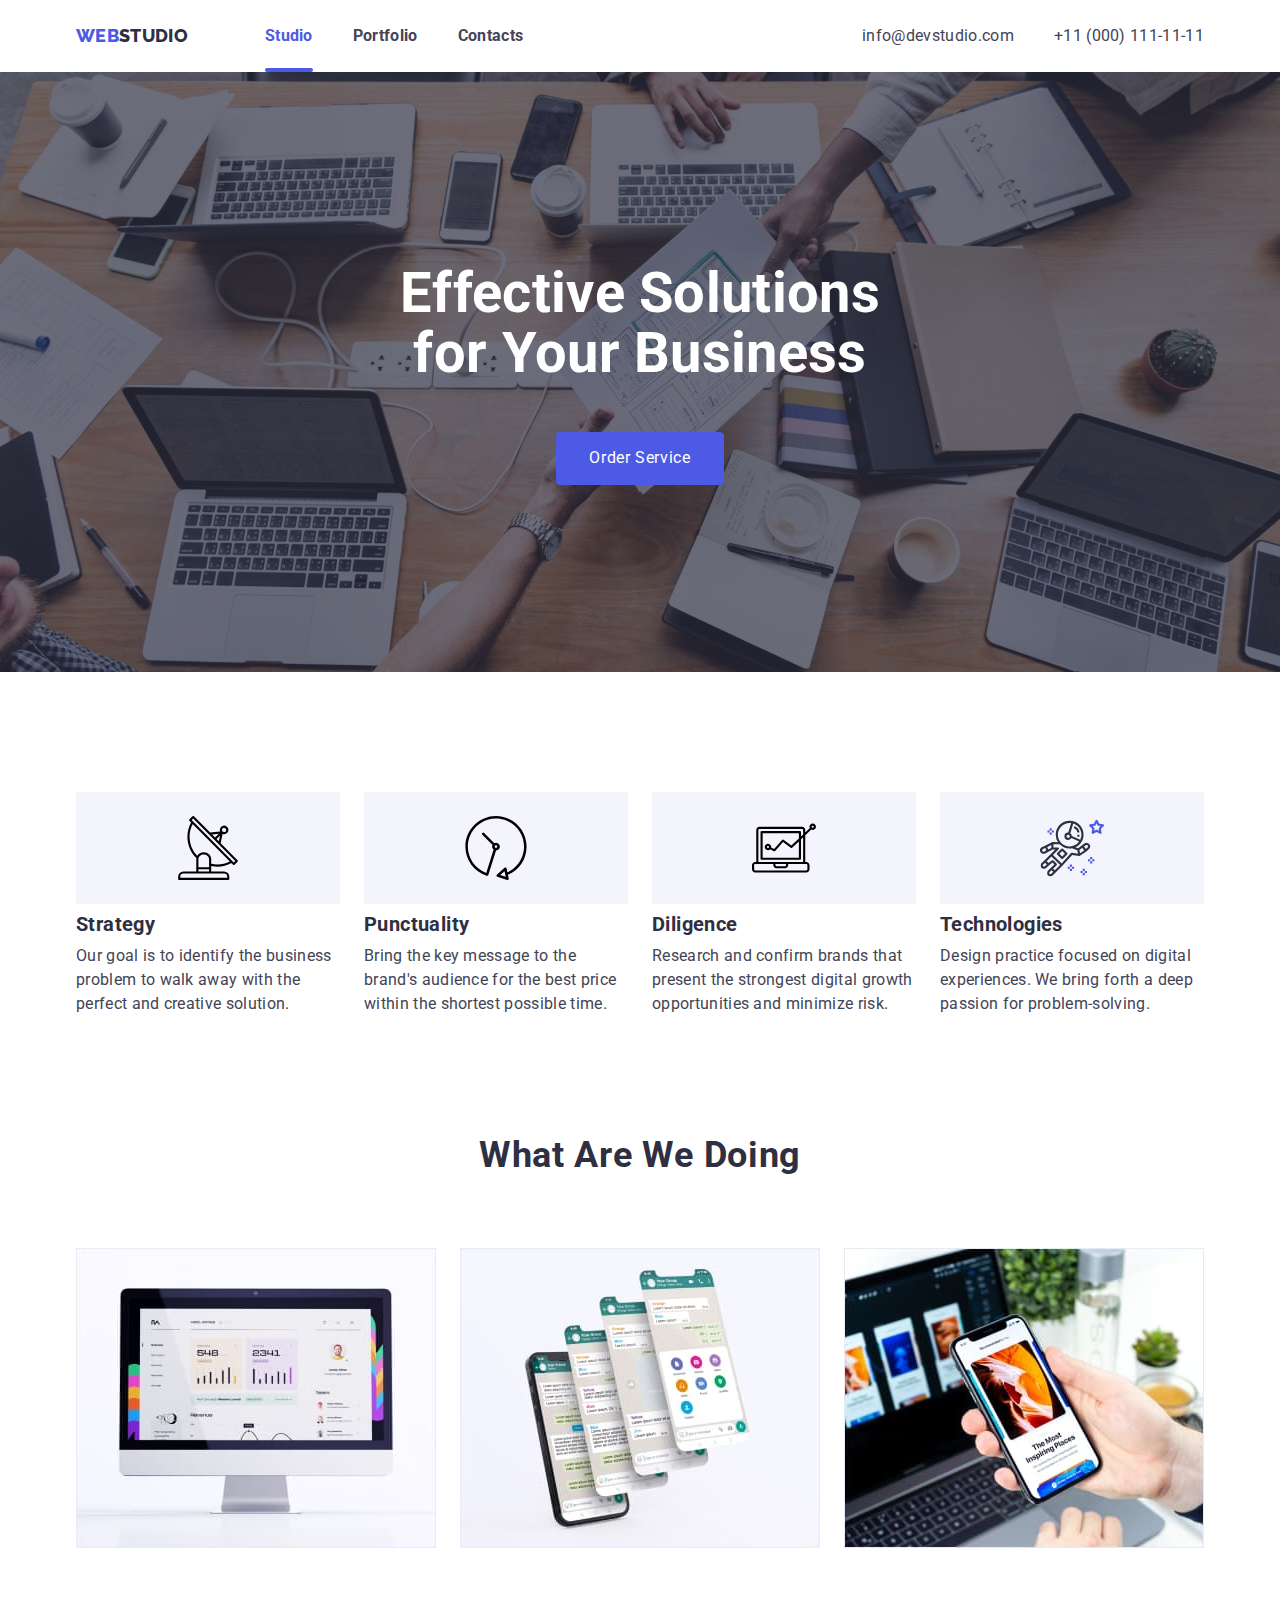
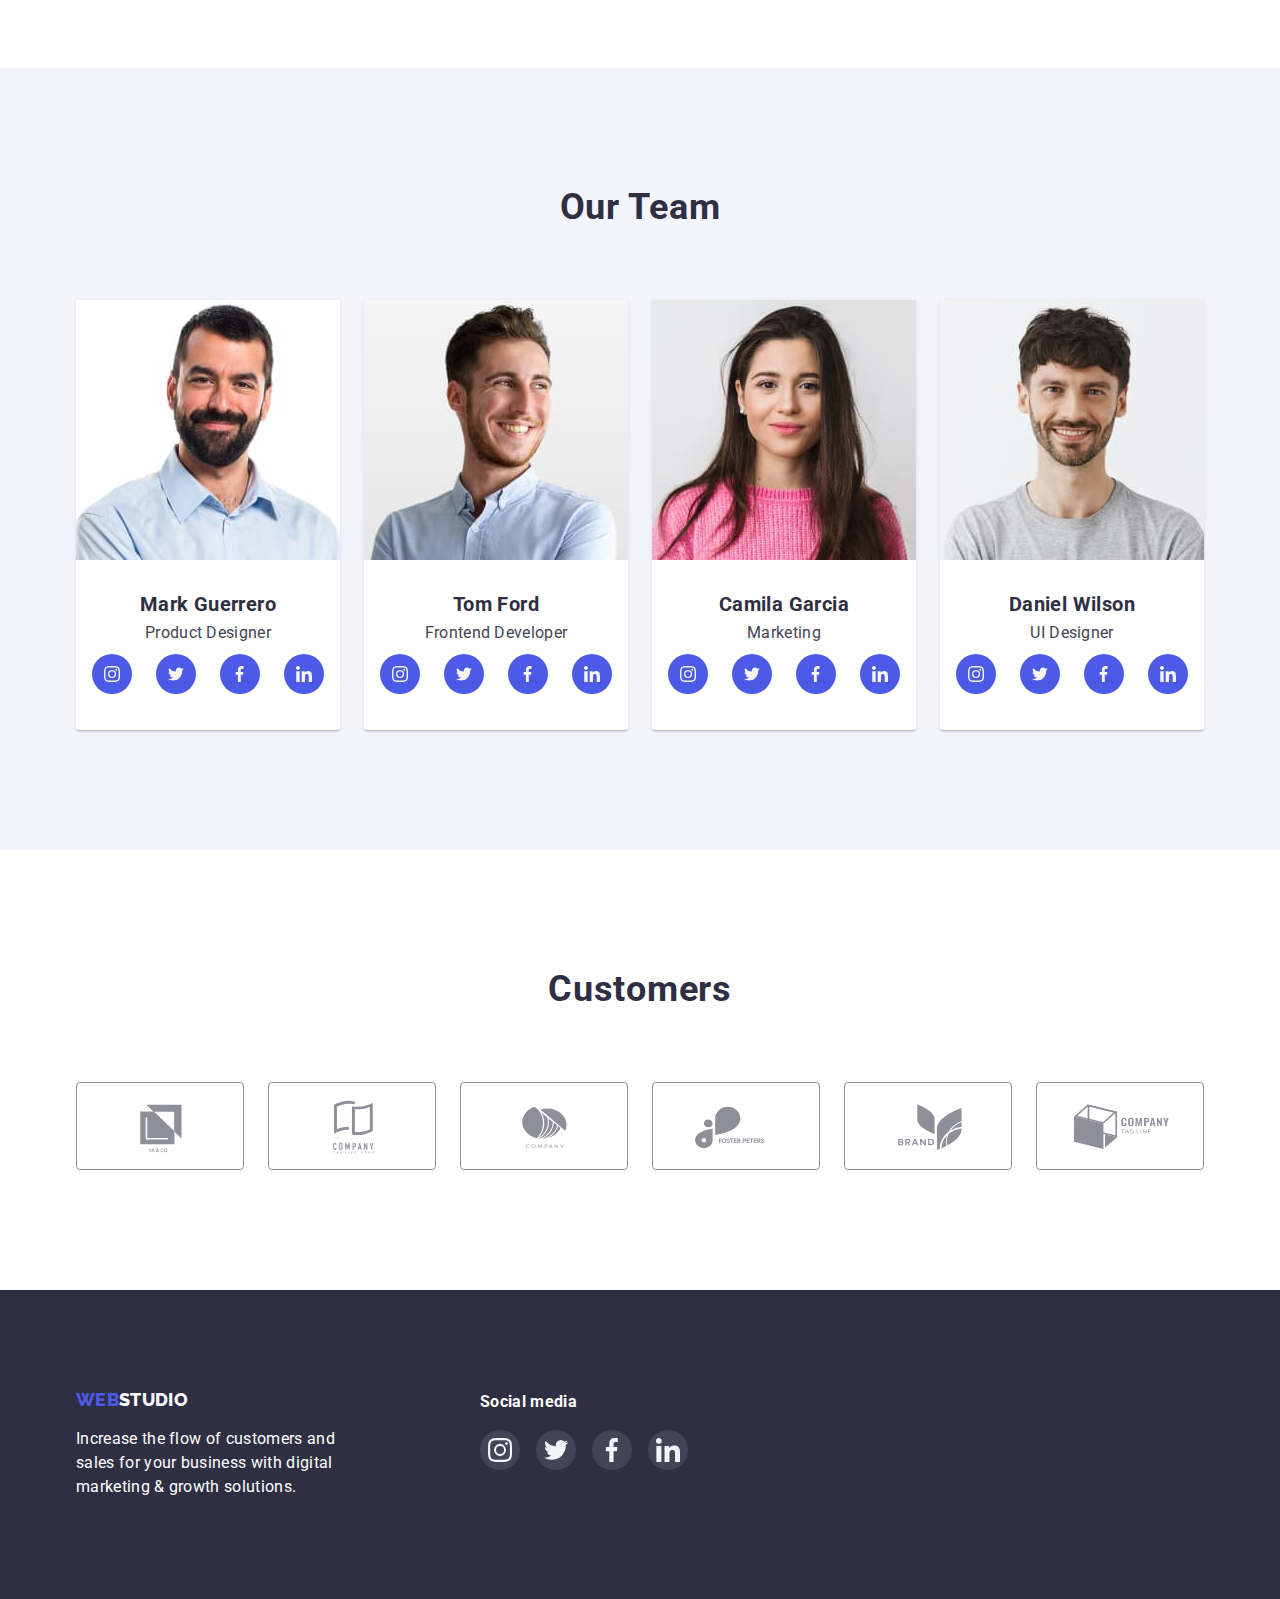
<file: index.html>
<!DOCTYPE html>
<html lang="en">

<head>
    <meta charset="UTF-8">
    <meta http-equiv="X-UA-Compatible" content="IE=edge">
    <meta name="viewport" content="width=device-width, initial-scale=1.0">
    <link href="https://fonts.googleapis.com/css2?family=Raleway:wght@800&family=Roboto:wght@400;500;700;900&display=swap" rel="stylesheet">
    <link rel="stylesheet" href="https://cdnjs.cloudflare.com/ajax/libs/modern-normalize/1.1.0/modern-normalize.min.css" />
    <link rel="stylesheet" href="./CSS/styles.css">
    <title>WEBSTUDIO</title>
</head>

<body>

    <header>
        <div class="menu-container container">
            <nav class="menu-navigation">
                <a href="#" class="menu-logo"><span>Web</span>Studio</a>
                <ul class="menu-items">
                    <li class="menu-list"><a href="#" class="menu-item active">Studio</a></li>
                    <li class="menu-list"><a href="./portfolio.html" class="menu-item">Portfolio</a></li>
                    <li class="menu-list"><a href="#" class="menu-item">Contacts</a></li>
                </ul>
            </nav>
            <ul class="menu-contacts">
                <li class="menu-list"><a href="mailto:info@devstudio.com" class="menu-email">info@devstudio.com</a>
                </li>
                <li class="menu-list"><a href="tel:+110001111111" class="menu-tel">+11 (000) 111-11-11</a></li>
            </ul>
        </div>
    </header>

    <main>
        <section class="hero-section">
            <div class="hero-container container">
                <h1 class="hero-title">Effective Solutions for Your Business</h1>
                <button data-modal-open type="button" class="hero-button">Order Service</button>
            </div>
        </section>
        <section class="list-section section">
            <div class="list-container container">
                <ul class="list-items">
                    <li class="list-item">
                        <div class="list-icons">
                            <svg class="list-icon">
                                <use href="./images/spriteicons.svg#icon-radar"></use>
                            </svg>
                        </div>
                        <h3 class="list-title">Strategy</h3>
                        <p class="list-text">Our goal is to identify the business
                            problem to walk away with the perfect and creative solution.
                        </p>
                    </li>
                    <li class="list-item">
                        <div class="list-icons">
                            <svg class="list-icon">
                                <use href="./images/spriteicons.svg#icon-clock"></use>
                            </svg>
                        </div>
                        <h3 class="list-title">Punctuality</h3>
                        <p class="list-text">Bring the key message to the brand's audience for the best
                            price within the shortest possible time.
                        </p>
                    </li>
                    <li class="list-item">
                        <div class="list-icons">
                            <svg class="list-icon">
                                <use href="./images/spriteicons.svg#icon-pc"></use>
                            </svg>
                        </div>
                        <h3 class="list-title">Diligence</h3>
                        <p class="list-text">Research and confirm brands that present the strongest
                            digital growth opportunities and minimize risk.
                        </p>
                    </li>
                    <li class="list-item">
                        <div class="list-icons">
                            <svg class="list-icon">
                                <use href="./images/spriteicons.svg#icon-astronaut"></use>
                            </svg>
                        </div>
                        <h3 class="list-title">Technologies</h3>
                        <p class="list-text">Design practice focused on digital experiences. We bring
                            forth a deep passion for problem-solving.
                        </p>
                    </li>
                </ul>
            </div>
        </section>
        <section class="doing-section section">
            <div class="doing-container container">
                <h2 class="doing-title">What are we doing</h2>
                <ul class="doing-items">
                    <li class="doing-item">
                        <img src="./images/devices/pc.jpg" width="360" alt="monitor">
                    </li>
                    <li class="doing-item">
                        <img src="./images/devices/phone1.jpg" width="360" alt="phone">
                    </li>
                    <li class="doing-item">
                        <img src="./images/devices/phone2.jpg" width="360" alt="phone in hand">
                    </li>
                </ul>
            </div>
        </section>
        <section class="team-section section">
            <div class="team-container container">
                <h2 class="team-title">Our Team</h2>
                <ul class="team-items">
                    <li class="team-item">
                        <img src="./images/team/mark.jpg" width="264" alt="mark">
                        <h3 class="team-name">Mark Guerrero</h3>
                        <p class="team-position">Product Designer</p>
                        <ul class="team-social">
                            <li><a href="#" class="team-icons">
                                    <svg class="team-icon">
                                        <use href="./images/spriteicons.svg#icon-instagramsmall"></use>
                                    </svg>
                                </a>
                            </li>
                            <li><a href="#" class="team-icons">
                                    <svg class="team-icon">
                                        <use href="./images/spriteicons.svg#icon-twitsmall"></use>
                                    </svg>
                                </a>
                            </li>
                            <li><a href="#" class="team-icons">
                                    <svg class="team-icon">
                                        <use href="./images/spriteicons.svg#icon-fbsmall"></use>
                                    </svg>
                                </a>
                            </li>
                            <li><a href="#" class="team-icons">
                                    <svg class="team-icon">
                                        <use href="./images/spriteicons.svg#icon-linkedinsmall"></use>
                                    </svg>
                                </a>
                            </li>
                        </ul>
                    </li>
                    <li class="team-item">
                        <img src="./images/team/tom.jpg" width="264" alt="tom">
                        <h3 class="team-name">Tom Ford</h3>
                        <p class="team-position">Frontend Developer</p>
                        <ul class="team-social">
                            <li><a href="#" class="team-icons">
                                    <svg class="team-icon">
                                        <use href="./images/spriteicons.svg#icon-instagramsmall"></use>
                                    </svg>
                                </a>
                            </li>
                            <li><a href="#" class="team-icons">
                                    <svg class="team-icon">
                                        <use href="./images/spriteicons.svg#icon-twitsmall"></use>
                                    </svg>
                                </a>
                            </li>
                            <li><a href="#" class="team-icons">
                                    <svg class="team-icon">
                                        <use href="./images/spriteicons.svg#icon-fbsmall"></use>
                                    </svg>
                                </a>
                            </li>
                            <li><a href="#" class="team-icons">
                                    <svg class="team-icon">
                                        <use href="./images/spriteicons.svg#icon-linkedinsmall"></use>
                                    </svg>
                                </a>
                            </li>
                        </ul>
                    </li>
                    <li class="team-item">
                        <img src="./images/team/camila.jpg" width="264" alt="camila">
                        <h3 class="team-name">Camila Garcia</h3>
                        <p class="team-position">Marketing</p>
                        <ul class="team-social">
                            <li><a href="#" class="team-icons">
                                    <svg class="team-icon">
                                        <use href="./images/spriteicons.svg#icon-instagramsmall"></use>
                                    </svg>
                                </a>
                            </li>
                            <li><a href="#" class="team-icons">
                                    <svg class="team-icon">
                                        <use href="./images/spriteicons.svg#icon-twitsmall"></use>
                                    </svg>
                                </a>
                            </li>
                            <li><a href="#" class="team-icons">
                                    <svg class="team-icon">
                                        <use href="./images/spriteicons.svg#icon-fbsmall"></use>
                                    </svg>
                                </a>
                            </li>
                            <li><a href="#" class="team-icons">
                                    <svg class="team-icon">
                                        <use href="./images/spriteicons.svg#icon-linkedinsmall"></use>
                                    </svg>
                                </a>
                            </li>
                        </ul>
                    </li>
                    <li class="team-item">
                        <img src="./images/team/daniel.jpg" width="264" alt="daniel">
                        <h3 class="team-name">Daniel Wilson</h3>
                        <p class="team-position">UI Designer</p>
                        <ul class="team-social">
                            <li><a href="#" class="team-icons">
                                    <svg class="team-icon">
                                        <use href="./images/spriteicons.svg#icon-instagramsmall"></use>
                                    </svg>
                                </a>
                            </li>
                            <li><a href="#" class="team-icons">
                                    <svg class="team-icon">
                                        <use href="./images/spriteicons.svg#icon-twitsmall"></use>
                                    </svg>
                                </a>
                            </li>
                            <li><a href="#" class="team-icons">
                                    <svg class="team-icon">
                                        <use href="./images/spriteicons.svg#icon-fbsmall"></use>
                                    </svg>
                                </a>
                            </li>
                            <li><a href="#" class="team-icons">
                                    <svg class="team-icon">
                                        <use href="./images/spriteicons.svg#icon-linkedinsmall"></use>
                                    </svg>
                                </a>
                            </li>
                        </ul>
                    </li>
                </ul>
            </div>
        </section>
        <section class="customers-section section">
            <div class="customers-container container">
                <h2 class="customers-title">Customers</h2>
                <ul class="customers-partner">
                    <li class="customers-list"><a href="#" class="customers-icons">
                            <svg class="customers-icon">
                                <use href="./images/spriteicons.svg#icon-yaco"></use>
                            </svg>
                        </a>
                    </li>
                    <li class="customers-list"><a href="#" class="customers-icons">
                            <svg class="customers-icon">
                                <use href="./images/spriteicons.svg#icon-companybook"></use>
                            </svg>
                        </a>
                    </li>
                    <li class="customers-list"><a href="#" class="customers-icons">
                            <svg class="customers-icon">
                                <use href="./images/spriteicons.svg#icon-company"></use>
                            </svg>
                        </a>
                    </li>
                    <li class="customers-list"><a href="#" class="customers-icons">
                            <svg class="customers-icon">
                                <use href="./images/spriteicons.svg#icon-foster"></use>
                            </svg>
                        </a>
                    </li>
                    <li class="customers-list"><a href="#" class="customers-icons">
                            <svg class="customers-icon">
                                <use href="./images/spriteicons.svg#icon-brand"></use>
                            </svg>
                        </a>
                    </li>
                    <li class="customers-list"><a href="#" class="customers-icons">
                            <svg class="customers-icon">
                                <use href="./images/spriteicons.svg#icon-tagline"></use>
                            </svg>
                        </a>
                    </li>
                </ul>
            </div>
        </section>
    </main>

    <footer class="footer-section">
        <div class="footer-container container">
            <div class="footer-recommendation">
                <a href="#" class="footer-logo"><span>Web</span>Studio</a>
                <p class="footer-text">Increase the flow of customers and sales for your business with
                    digital marketing & growth solutions.
                </p>
            </div>
            <div class="footer-social">
                <h2 class="footer-title">Social media</h2>
                <ul class="footer-media">
                    <li class="footer-list"><a href="#" class="footer-icons">
                            <svg class="footer-icon">
                                <use href="./images/spriteicons.svg#icon-instagramsmall"></use>
                            </svg>
                        </a>
                    </li>
                    <li class="footer-list"><a href="#" class="footer-icons">
                            <svg class="footer-icon">
                                <use href="./images/spriteicons.svg#icon-twitwhite"></use>
                            </svg>
                        </a>
                    </li>
                    <li class="footer-list"><a href="#" class="footer-icons">
                            <svg class="footer-icon">
                                <use href="./images/spriteicons.svg#icon-fbwhite"></use>
                            </svg>
                        </a>
                    </li>
                    <li class="footer-list"><a href="#" class="footer-icons">
                            <svg class="footer-icon">
                                <use href="./images/spriteicons.svg#icon-linkedinsmall"></use>
                            </svg>
                        </a>
                    </li>
                </ul>
            </div>
    </footer>

    <div data-modal class="backdrop is-hidden">
        <div class="modal">
            <button data-modal-close type="button" class="modal-button">
                <svg class="modal-icon">
                    <use href="./images/spriteicons.svg#icon-close-black"></use>
                </svg>
            </button>
        </div>
    </div>

    <script src="./modal.js"></script>
</body>

</html>
</file>
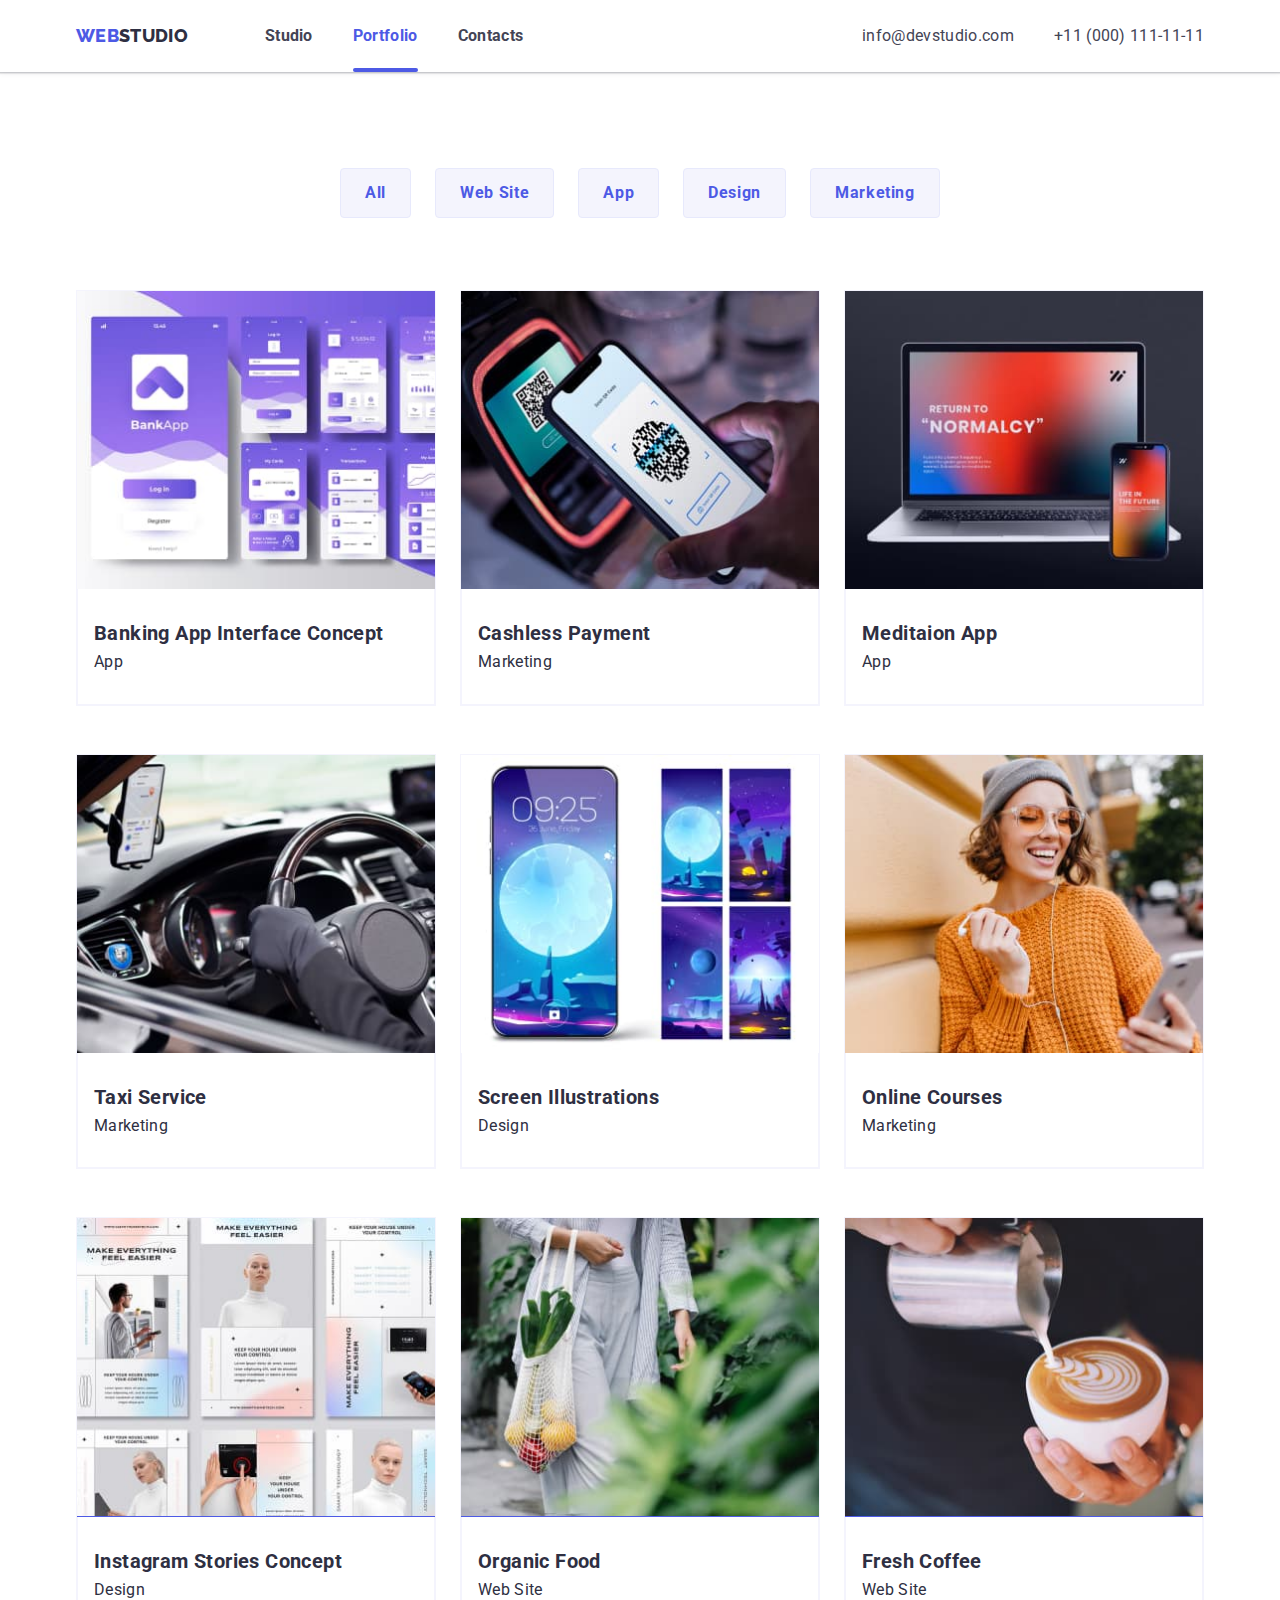
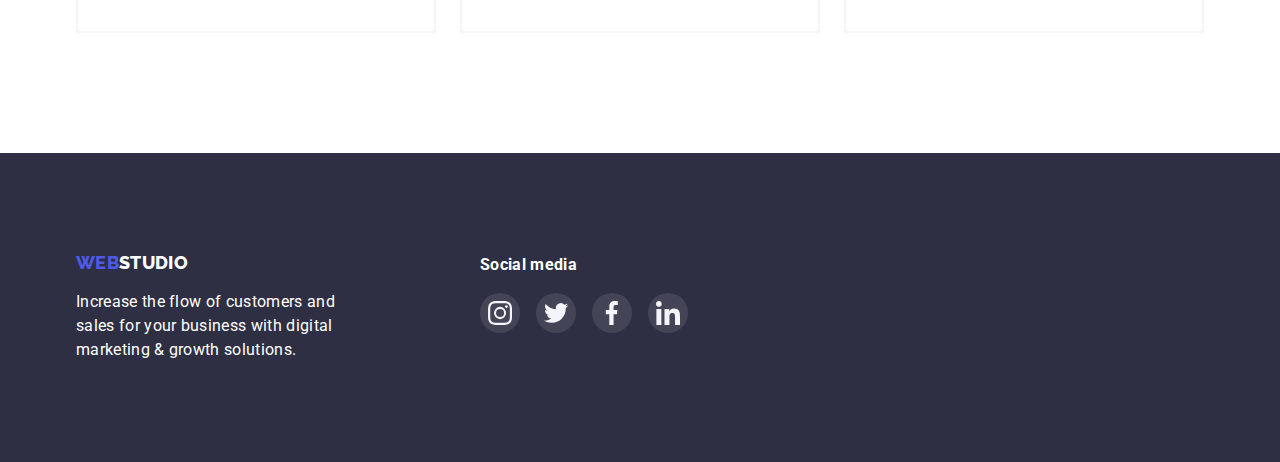
<file: portfolio.html>
<!DOCTYPE html>
<html lang="en">

<head>
    <meta charset="UTF-8">
    <meta http-equiv="X-UA-Compatible" content="IE=edge">
    <meta name="viewport" content="width=device-width, initial-scale=1.0">
    <link
        href="https://fonts.googleapis.com/css2?family=Raleway:wght@800&family=Roboto:wght@400;500;700;900&display=swap"
        rel="stylesheet">
    <link rel="stylesheet"
        href="https://cdnjs.cloudflare.com/ajax/libs/modern-normalize/1.1.0/modern-normalize.min.css" />
    <link rel="stylesheet" href="./CSS/styles.css">
    <title>WEBSTUDIO</title>
</head>

<body>

    <header class="menu-shadow">
        <div class="menu-container container">
            <nav class="menu-navigation">
                <a href="#" class="menu-logo"><span>Web</span>Studio</a>
                <ul class="menu-items">
                    <li class="menu-list"><a href="./index.html" class="menu-item">Studio</a></li>
                    <li class="menu-list"><a href="#" class="menu-item active">Portfolio</a></li>
                    <li class="menu-list"><a href="#" class="menu-item">Contacts</a></li>
                </ul>
            </nav>
            <ul class="menu-contacts">
                <li class="menu-list"><a href="mailto:info@devstudio.com" class="menu-email">info@devstudio.com</a>
                </li>
                <li class="menu-list"><a href="tel:+110001111111" class="menu-tel">+11 (000) 111-11-11</a></li>
            </ul>
        </div>
    </header>

    <main>
        <section class="portfolio-section">
            <div class="portfolio-container container">
                <ul class="portfolio-buttons">
                    <li class="portfolio-list"><button type="button" class="portfolio-button">All</button></li>
                    <li class="portfolio-list"><button type="button" class="portfolio-button">Web Site</button></li>
                    <li class="portfolio-list"><button type="button" class="portfolio-button">App</button></li>
                    <li class="portfolio-list"><button type="button" class="portfolio-button">Design</button></li>
                    <li class="portfolio-list"><button type="button" class="portfolio-button">Marketing</button></li>
                </ul>
                <ul class="portfolio-cards">
                    <li class="portfolio-card">
                        <div class="portfolio-overlay">
                            <img src="./images/portfolio/app.jpg" width="360" alt="mobile app">
                            <div class="overlay">
                                <p class="overlay-text">14 Stylish and User-Friendly App Design Concepts · Task Manager
                                    App · Calorie Tracker App · Exotic Fruit Ecommerce App · Cloud Storage App
                                </p>
                            </div>
                        </div>
                        <div class="portfolio-title">
                            <h2 class="portfolio-subtitle">Banking App Interface Concept</h2>
                            <p class="portfolio-text">App</p>
                        </div>
                    </li>
                    <li class="portfolio-card">
                        <div class="portfolio-overlay">
                            <img src="./images/portfolio/phone.jpg" width="360" alt="phone with  QR">
                            <div class="overlay">
                                <p class="overlay-text">14 Stylish and User-Friendly App Design Concepts · Task Manager
                                    App · Calorie Tracker App · Exotic Fruit Ecommerce App · Cloud Storage App
                                </p>
                            </div>
                        </div>
                        <div class="portfolio-title">
                            <h2 class="portfolio-subtitle">Cashless Payment</h2>
                            <p class="portfolio-text">Marketing</p>
                        </div>
                    </li>
                    <li class="portfolio-card">
                        <div class="portfolio-overlay">
                            <img src="./images/portfolio/note.jpg" width="360" alt="notebook and phone">
                            <div class="overlay">
                                <p class="overlay-text">14 Stylish and User-Friendly App Design Concepts · Task Manager
                                    App · Calorie Tracker App · Exotic Fruit Ecommerce App · Cloud Storage App
                                </p>
                            </div>
                        </div>
                        <div class="portfolio-title">
                            <h2 class="portfolio-subtitle">Meditaion App</h2>
                            <p class="portfolio-text">App</p>
                        </div>
                    </li>
                    <li class="portfolio-card">
                        <div class="portfolio-overlay">
                            <img src="./images/portfolio/taxi.jpg" width="360" alt="hands on the wheel">
                            <div class="overlay">
                                <p class="overlay-text">14 Stylish and User-Friendly App Design Concepts · Task Manager
                                    App · Calorie Tracker App · Exotic Fruit Ecommerce App · Cloud Storage App
                                </p>
                            </div>
                        </div>
                        <div class="portfolio-title">
                            <h2 class="portfolio-subtitle">Taxi Service</h2>
                            <p class="portfolio-text">Marketing</p>
                        </div>
                    </li>
                    <li class="portfolio-card">
                        <div class="portfolio-overlay">
                            <img src="./images/portfolio/theme.jpg" width="360" alt="blue theme">
                            <div class="overlay">
                                <p class="overlay-text">14 Stylish and User-Friendly App Design Concepts · Task Manager
                                    App · Calorie Tracker App · Exotic Fruit Ecommerce App · Cloud Storage App
                                </p>
                            </div>
                        </div>
                        <div class="portfolio-title">
                            <h2 class="portfolio-subtitle">Screen Illustrations</h2>
                            <p class="portfolio-text">Design</p>
                        </div>
                    </li>
                    <li class="portfolio-card">
                        <div class="portfolio-overlay">
                            <img src="./images/portfolio/girl.jpg" width="360" alt="girl in yellow">
                            <div class="overlay">
                                <p class="overlay-text">14 Stylish and User-Friendly App Design Concepts · Task Manager
                                    App · Calorie Tracker App · Exotic Fruit Ecommerce App · Cloud Storage App
                                </p>
                            </div>
                        </div>
                        <div class="portfolio-title">
                            <h2 class="portfolio-subtitle">Online Courses</h2>
                            <p class="portfolio-text">Marketing</p>
                        </div>
                    </li>
                    <li class="portfolio-card">
                        <div class="portfolio-overlay">
                            <img src="./images/portfolio/card.jpg" width="360" alt="instagram stories">
                            <div class="overlay">
                                <p class="overlay-text">14 Stylish and User-Friendly App Design Concepts · Task Manager
                                    App · Calorie Tracker App · Exotic Fruit Ecommerce App · Cloud Storage App
                                </p>
                            </div>
                        </div>
                        <div class="portfolio-title">
                            <h2 class="portfolio-subtitle">Instagram Stories Concept</h2>
                            <p class="portfolio-text">Design</p>
                        </div>
                    </li>
                    <li class="portfolio-card">
                        <div class="portfolio-overlay">
                            <img src="./images/portfolio/food.jpg" width="360" alt="food on bag">
                            <div class="overlay">
                                <p class="overlay-text">14 Stylish and User-Friendly App Design Concepts · Task Manager
                                    App · Calorie Tracker App · Exotic Fruit Ecommerce App · Cloud Storage App
                                </p>
                            </div>
                        </div>
                        <div class="portfolio-title">
                            <h2 class="portfolio-subtitle">Organic Food</h2>
                            <p class="portfolio-text">Web Site</p>
                        </div>
                    </li>
                    <li class="portfolio-card">
                        <div class="portfolio-overlay">
                            <img src="./images/portfolio/coffe.jpg" width="360" alt="make coffee">
                            <div class="overlay">
                                <p class="overlay-text">14 Stylish and User-Friendly App Design Concepts · Task Manager
                                    App · Calorie Tracker App · Exotic Fruit Ecommerce App · Cloud Storage App
                                </p>
                            </div>
                        </div>
                        <div class="portfolio-title">
                            <h2 class="portfolio-subtitle">Fresh Coffee</h2>
                            <p class="portfolio-text">Web Site</p>
                        </div>
                    </li>
                </ul>
            </div>
        </section>
    </main>

    <footer class="footer-section">
        <div class="footer-container container">
            <div class="footer-recommendation">
                <a href="#" class="footer-logo"><span>Web</span>Studio</a>
                <p class="footer-text">Increase the flow of customers and sales for your business with
                    digital marketing & growth solutions.
                </p>
            </div>
            <div class="footer-social">
                <h2 class="footer-title">Social media</h2>
                <ul class="footer-media">
                    <li class="footer-list"><a href="#" class="footer-icons">
                            <svg class="footer-icon">
                                <use href="./images/spriteicons.svg#icon-instagramsmall"></use>
                            </svg>
                        </a>
                    </li>
                    <li class="footer-list"><a href="#" class="footer-icons">
                            <svg class="footer-icon">
                                <use href="./images/spriteicons.svg#icon-twitwhite"></use>
                            </svg>
                        </a>
                    </li>
                    <li class="footer-list"><a href="#" class="footer-icons">
                            <svg class="footer-icon">
                                <use href="./images/spriteicons.svg#icon-fbwhite"></use>
                            </svg>
                        </a>
                    </li>
                    <li class="footer-list"><a href="#" class="footer-icons">
                            <svg class="footer-icon">
                                <use href="./images/spriteicons.svg#icon-linkedinsmall"></use>
                            </svg>
                        </a>
                    </li>
                </ul>
            </div>
    </footer>

</body>

</html>
</file>
<file: CSS/styles.css>
/*=================== Обнуление стилей ======================*/

h1,
h2,
h3,
h4,
h5,
h6,
p {
   margin: 0;
   padding: 0;
}
ul {
   list-style: none;
   padding: 0;
   margin: 0;
}
a {
   text-decoration: none;
   padding: 0;
   margin: 0;
}
/*=============== root ============================*/

/*text-color  #434455 */
 /*primery-band + buttons #4D5AE5  */
 /*menu+title-color #2E2F42  */
 /*footer-color #E7E9FC  */
 /*button:hover-color #404BBF */
 /*sucsses-color #31D0AA */
 /*subtle-color #8E8F99 */
 /*acent-color #E7E9FC */
 /*light-color #F4F4FD */

:root {
   --text-color: #434455;
   --primery-band: #4D5AE5;
   --title-color: #2E2F42;
   --footer-color: #E7E9FC;
   --button-hover-color: #404BBF;
   --sucsses-color: #31D0AA;
   --subtle-color: #8E8F99;
   --acent-color: #E7E9FC;
   --light-color: #F4F4FD;
}
/*================ Общие стили =================*/
body {
   font-family: 'Roboto', sans-serif;
   letter-spacing: 0.02em;
   color: var(--text-color);
}
span {
   color: var(--primery-band);
}
.container {
  width: 1158px;
  margin: 0 auto;
  padding: 0px 15px;
}
.section {
  padding-top: 120px;
}
img {
   display: block;
   max-width: 100%;
}
/*================== MENU ================== */
.menu-container {
   display: flex;
   align-items: center;
}
/*menu-shadow используеться в портфолио*/
.menu-shadow {
   box-shadow: 0px 2px 1px rgba(46, 47, 66, 0.08), 0px 1px 1px rgba(46, 47, 66, 0.16), 0px 1px 6px rgba(46, 47, 66, 0.08);
}
.menu-navigation {
   display: flex;
   align-items: center;
}
.menu-logo {
   display: inline-block;
   margin-right: 77px;

   font-family: 'Raleway', sans-serif;
   font-size: 18px;
   font-weight: 800;
   text-transform: uppercase;
   color: var(--title-color);
}
.menu-items {
   display: flex;

   padding: 24px 0px;
   font-weight: 700;
   color: var(--title-color);
}
.menu-list {
   position: relative;
   margin: 0px 40px 0px 0px;
}
.active::after {
   content: "";
   position: absolute;
   left: 0;
   bottom: -24px;
   width: 100%;

   height: 4px;
   background-color: var(--primery-band);
   border-radius: 2px;
}
.menu-item.active {
   color: var(--primery-band);
}
.menu-list:last-child {
   margin: 0px;
}
.menu-item {
   line-height: 1.5;
   color: var(--text-color);

   transition: color 250ms cubic-bezier(0.4, 0, 0.2, 1);
}
.menu-item:hover,
.menu-item:focus {
   color: var(--primery-band);
}
.menu-contacts {
   display: flex;
   margin-left: auto;
}
.menu-email,
.menu-tel {
   color: inherit;
   transition: color 250ms cubic-bezier(0.4, 0, 0.2, 1);
}
.menu-email:hover,
.menu-email:focus {
   color: var(--primery-band);
}
.menu-tel:hover,
.menu-tel:focus {
   color: var(--primery-band);
}
/*============ HERO ================== */

.hero-section {
   padding: 192px 0px;
   max-width: 1600px;
   height: 600px;
   margin: 0 auto;
   background-color: var(--title-color);
   background-image: linear-gradient(rgba(46, 47, 66, 0.7), rgba(46, 47, 66, 0.7)), url(../images/people-office.jpg);
   background-position: center;
   background-repeat: no-repeat;
   background-size: cover;
}
.hero-container {
   text-align: center;
}
.hero-title {
   max-width: 492px;
   margin: 0 auto;
   margin-bottom: 48px;

   font-size: 56px;
   font-weight: 700;
   line-height: 1.07;
   color: #ffffff;
}
.hero-button {
   padding: 16px 32px;
   
   font-family: 'Roboto', sans-serif;
   font-size: 16px;
   line-height: 1.18;
   letter-spacing: 0.04em;
   color: #ffffff;
   background-color: var(--primery-band);
   
   cursor: pointer;
   border: 1px solid var(--primery-band);
   border-radius: 4px;

   transition: background-color 250ms cubic-bezier(0.4, 0, 0.2, 1), box-shadow 250ms cubic-bezier(0.4, 0, 0.2, 1);
}
.hero-button:hover,
.hero-button:focus {
   background-color: var(--button-hover-color);
   box-shadow: 0px 4px 4px rgba(0, 0, 0, 0.15);
}
/*==================== LIST ======================*/
.list-items {
   display: flex;
}
.list-item {
   margin-right: 24px;
   flex-basis: calc((100%-72)/4);
}
.list-icons {
   margin-bottom: 8px;

   width: 264px;
   height: 112px;
   border-radius: 4px;
   background-color: var(--light-color);

   display: flex;
   align-items: center;
   justify-content: center;
}
.list-icon {
   width: 64px;
   height: 64px;
}
.list-item:last-child {
   margin-right: 0px;
}
.list-title {
   margin-bottom: 8px;

   font-weight: 700;
   font-size: 20px;
   line-height: 1.2;
   letter-spacing: 0.02em;
   color: var(--title-color);
}
.list-text {
   line-height: 1.5;
}
/*=========================== DOING ====================*/
.doing-section {
   padding-bottom: 120px;
}
.doing-title {
   margin-bottom: 72px;

   font-weight: 700;
   font-size: 36px;
   line-height: 1.11;
   letter-spacing: 0.02em;
   text-align: center;
   text-transform: capitalize;
   color: var(--title-color);
}
.doing-items {
   display: flex;
}
.doing-item {
   margin-right: 24px;
}
.doing-item:last-child {
   margin-right: 0px;
}
/*=========================== TEAM ============================*/
.team-section {
   padding-bottom: 120px;

   background-color: var(--light-color);
}
.team-title {
   margin-bottom: 72px;

   font-weight: 700;
   font-size: 36px;
   line-height: 1.11;
   letter-spacing: 0.02em;
   text-align: center;
   text-transform: capitalize;
   color: var(--title-color);
}
.team-items {
   display: flex;
}
.team-item {
   max-width: 264px;
   margin-right: 24px;
   
   text-align: center;
   background-color: #ffffff;
   box-shadow: 0px 1px 6px rgba(46, 47, 66, 0.08), 0px 1px 1px rgba(46, 47, 66, 0.16), 0px 2px 1px rgba(46, 47, 66, 0.08);
   border-radius: 0px 0px 4px 4px;
}
.team-item:last-child {
   margin-right: 0px;
}
.team-name {
   margin: 32px 0px 8px 0px;

   font-weight: 700;
   font-size: 20px;
   line-height: 1.2;
   letter-spacing: 0.02em;
   color: var(--title-color);
}
.team-social {
   display: flex;
   padding: 12px 16px 36px 16px;
   justify-content: space-between;
}
.team-icons {
   width: 40px;
   height: 40px;
   border-radius: 50%;
   background-color: #4D5AE5;

   display: flex;
   align-items: center;
   justify-content: center;
}
.team-icon {
   width: 16px;
   height: 16px;
}
/*=========================== CUSTOMERS ============================*/
.customers-section {
   padding-bottom: 120px;
}
.customers-title {
   margin-bottom: 72px;

   font-weight: 700;
   font-size: 36px;
   line-height: 1.11;
   letter-spacing: 0.02em;
   text-align: center;
   text-transform: capitalize;
   color: var(--title-color);
}
.customers-partner {
   display: flex;
}
.customers-list {
   margin-right: 24px;
}
.customers-list:last-child {
   margin-right: 0px;
}
.customers-icons {
   height: 88px;
   width: 168px;
   border: 1px solid var(--subtle-color);
   border-radius: 4px;

   display: flex;
   align-items: center;
   justify-content: center;

   transition: border 250ms cubic-bezier(0.4, 0, 0.2, 1);
}
.customers-icons:hover,
.customers-icons:focus {
   border: 1px solid var(--primery-band);
}
.customers-icon {
   height: 88px;
   width: 104px;
   fill: var(--subtle-color);
   transition: fill 250ms cubic-bezier(0.4, 0, 0.2, 1);
}
.customers-icons:hover .customers-icon,
.customers-icons:focus .customers-icon {
   fill: var(--primery-band);
}
/*=========================== PORTFOLIO ============================*/
.portfolio-section {
   padding-bottom: 120px;
}
.portfolio-title {
   padding: 32px 16px;

   border: 0.5px solid #F4F4FD;;
   border-top: none;
   color: var(--title-color);
}
.portfolio-subtitle {
   margin-bottom: 8px;

   font-weight: 700;
   font-size: 20px;
   line-height: 1.2;
   letter-spacing: 0.02em;
}
.portfolio-buttons{
   display: flex;
   margin: 96px 0px 72px 0px;
   justify-content: center;
}
.portfolio-list {
   margin-right: 24px;
}
.portfolio-list:last-child {
   margin-right: 0px;
}
.portfolio-button {
   padding: 12px 24px;

   font-family: 'Roboto', sans-serif;
   font-weight: 700;
   font-size: 16px;
   line-height: 1.5;
   letter-spacing: 0.04em;
   color: var(--primery-band);
   background-color: var(--light-color);
   border: 1px solid var(--acent-color);
   border-radius: 4px;

   cursor: pointer;

   transition: color 250ms cubic-bezier(0.4, 0, 0.2, 1), background-color 250ms cubic-bezier(0.4, 0, 0.2, 1), box-shadow 250ms cubic-bezier(0.4, 0, 0.2, 1);
}
.portfolio-button:hover,
.portfolio-button:focus {
   color: #ffffff;
   border: 1px solid var(--primery-band);
   background-color: var(--primery-band);
   box-shadow: 0px 3px 1px rgba(0, 0, 0, 0.1), 0px 2px 1px rgba(0, 0, 0, 0.08), 0px 2px 2px rgba(0, 0, 0, 0.12);
}
.portfolio-cards {
   display: flex;
   flex-wrap: wrap;   
}
.portfolio-card {
   margin-bottom: 48px;
   margin-right: 24px; 
   width: 360px;

   border: 0.5px solid #F4F4FD;
   transition: box-shadow 250ms cubic-bezier(0.4, 0, 0.2, 1);
}
.portfolio-overlay {
   position: relative;
   overflow: hidden;
}
.portfolio-card:nth-child(3n) {
   margin-right: 0px;
}
.portfolio-card:nth-last-child(-n+3) {
   margin-bottom: 0px;
}
.portfolio-card:hover {
   box-shadow: 0px 1px 6px rgba(46, 47, 66, 0.08), 0px 1px 1px rgba(46, 47, 66, 0.16), 0px 2px 1px rgba(46, 47, 66, 0.08);
}
.overlay {
   position: absolute;
   top: 0;
   left: 0;
   width: 359px;
   height: 298px;
   background-color: #4D5AE5;

   padding: 40px 32px;
   transform: translateY(100%);
   transition: transform 250ms cubic-bezier(0.4, 0, 0.2, 1);
}
.portfolio-card:hover .overlay {
   transform: translateY(0%);
}
.overlay-text {
   line-height: 1.5;
   letter-spacing: 0.02em;
   color: #ffffff;
}
/*=========================== FOOTER ============================*/
.footer-section {
   padding: 100px 0px;
   background-color: #2E2F42;
}
.footer-container {
   display: flex;
}
.footer-recommendation {
   margin-right: 120px;
}
.footer-logo{
   font-family: 'Raleway', sans-serif;
   font-size: 18px;
   font-weight: 800;
   text-transform: uppercase;
   color: #ffffff;
}
.footer-text {
   width: 284px;
   margin-top: 16px;

   line-height: 1.5;
   color: #ffffff;
}
.footer-title {
   margin-bottom: 16px;
   font-size: 16px;
   font-weight: 700;
   line-height: 1.5;
   letter-spacing: 0.02em;
   color: #ffffff;
}
.footer-media {
   display: flex;
}
.footer-list {
   margin-right: 16px;
}
.footer-list:last-child {
   margin-right: 0px;
}
.footer-icons {
   width: 40px;
   height: 40px;
   border-radius: 50%;
   background-color: rgba(255, 255, 255, 0.1);

   display: flex;
   align-items: center;
   justify-content: center;

   transition: background-color 250ms cubic-bezier(0.4, 0, 0.2, 1);
}
.footer-icons:hover,
.footer-icons:focus {
   background-color: var(--sucsses-color);
}
.footer-icon {
   width: 24px;
   height: 24px;
}
/*=========================== BACKDROP ============================*/
.backdrop {
   position: fixed;
   z-index: 10;
   top: 0;
   left: 0;
   height: 100%;
   width: 100%;
   background-color: rgba(46, 47, 66, 0.4);

   opacity: 1;
   transition: opacity 250ms cubic-bezier(0.4, 0, 0.2, 1);
}
.backdrop.is-hidden {
   opacity: 0;
   pointer-events: none;
}
.backdrop.is-hidden .modal {
   transform: translate(-50%, -50%) scale(1.1);
}
.modal {
   position: absolute;
   top: 50%; 
   left: 50%;
   transform: translate(-50%, -50%) scale(1);

   min-height: 576px;
   min-width: 408px;
   background-color: #fcfcfc;
   box-shadow: 0px 1px 1px rgba(0, 0, 0, 0.14), 0px 1px 3px rgba(0, 0, 0, 0.12), 0px 2px 1px rgba(0, 0, 0, 0.2);
   border-radius: 4px;

   transition: transform 250ms cubic-bezier(0.4, 0, 0.2, 1);
}
.modal-button {
   position: absolute;
   top: 24px;
   right: 24px;

   width: 24px;
   height: 24px;
   background-color: var(--footer-color);
   border: 1px solid rgba(0, 0, 0, 0.1);
   border-radius: 50%;

   display: flex;
   align-items: center;
   justify-content: center;

   cursor: pointer;
}
.modal-icon {
   width: 8px;
   height: 8px;
}
</file>
